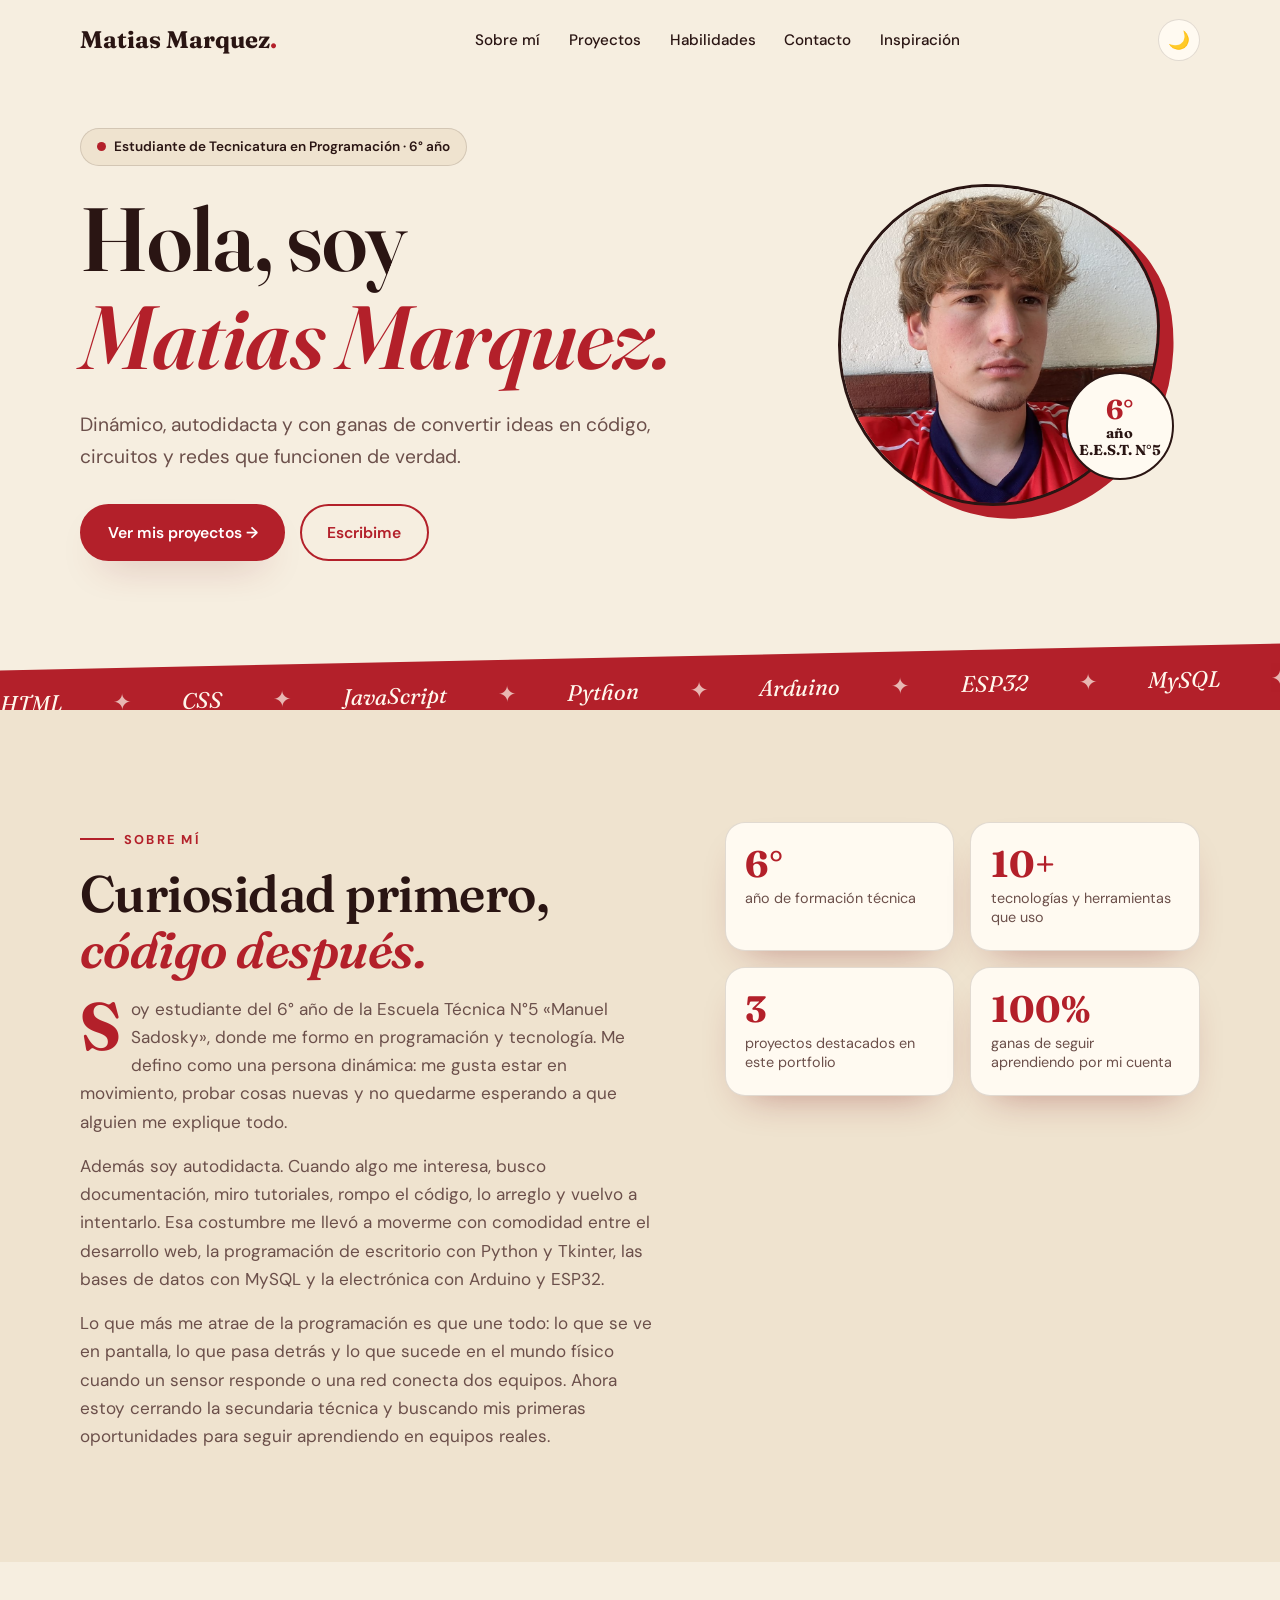
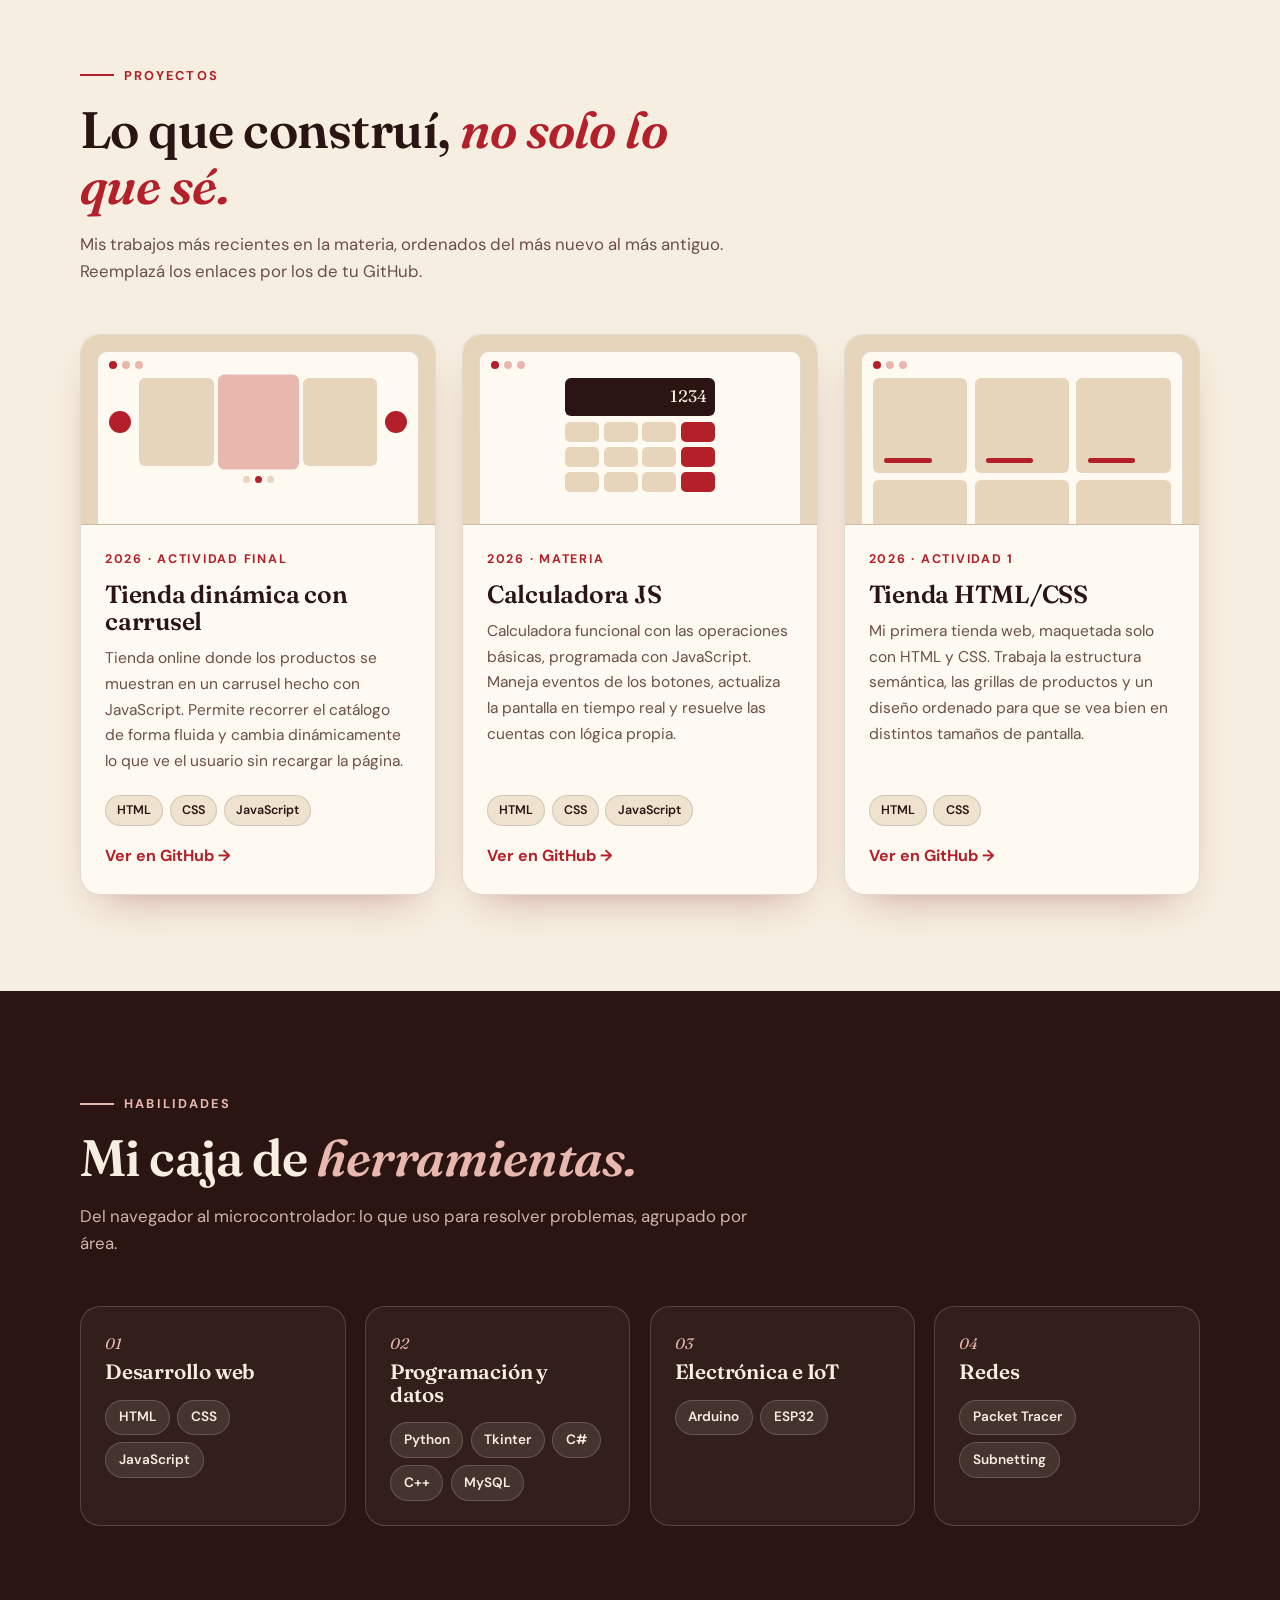
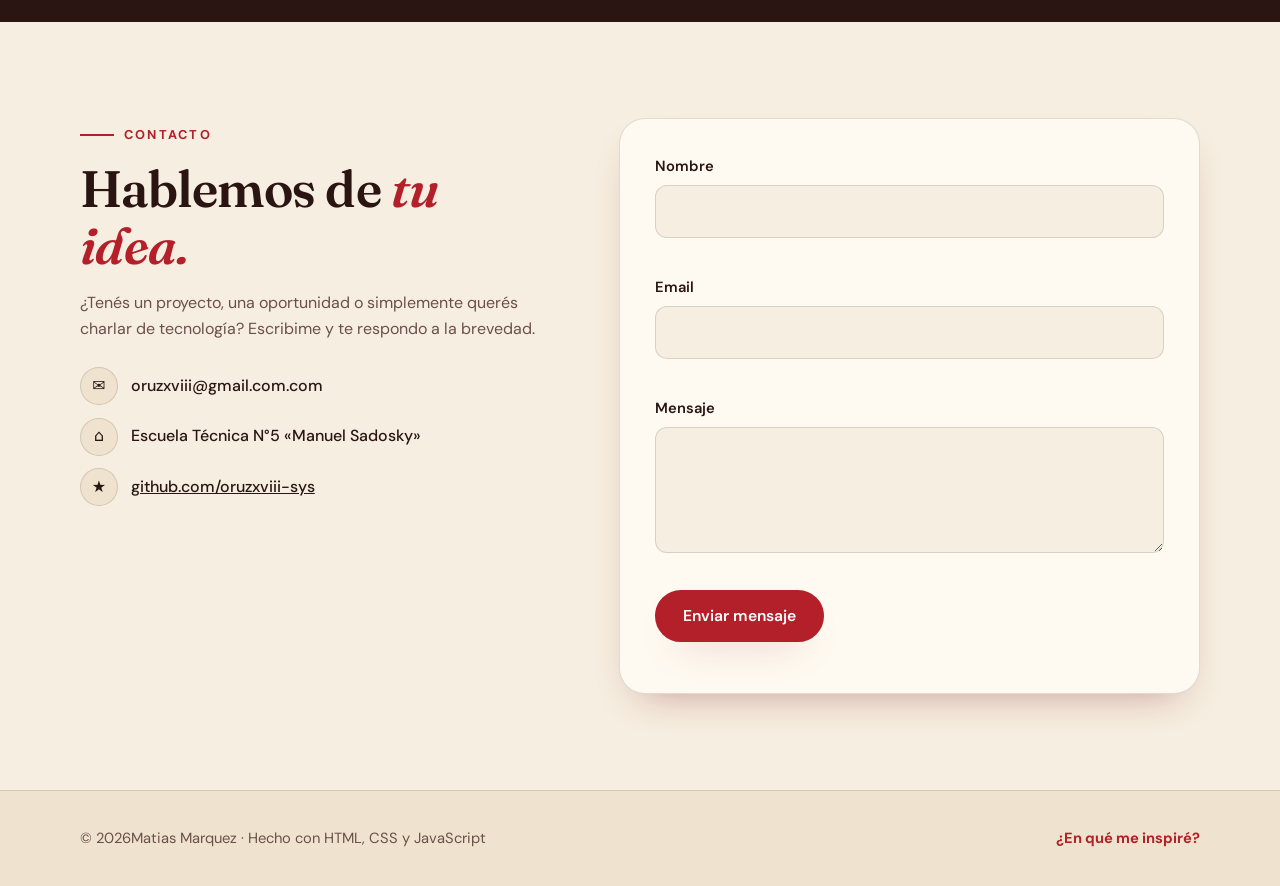
<file: portfolio2/index.html>
<!DOCTYPE html>
<html lang="es">
<head>
  <meta charset="UTF-8">
  <meta name="viewport" content="width=device-width, initial-scale=1">
  <title>Marquez matias— Portfolio | Estudiante de Tecnicatura en Programación</title>
  <meta name="description" content="Portfolio de Tu Nombre, estudiante de Tecnicatura en Programación de la Escuela Técnica N°5 Manuel Sadosky.">
  <link rel="preconnect" href="https://fonts.googleapis.com">
  <link rel="preconnect" href="https://fonts.gstatic.com" crossorigin>
  <link href="https://fonts.googleapis.com/css2?family=DM+Sans:wght@400;500;700&family=Fraunces:ital,opsz,wght@0,9..144,500;0,9..144,600;0,9..144,700;1,9..144,500&display=swap" rel="stylesheet">
  <link rel="stylesheet" href="style.css">
</head>
<body>
  <header class="navbar" id="navbar">
    <div class="contenedor nav-inner">
      <a href="#inicio" class="logo">Matias Marquez<span>.</span></a>
      <nav class="nav-links" id="menu" aria-label="Navegación principal">
        <a href="#sobre-mi">Sobre mí</a>
        <a href="#proyectos">Proyectos</a>
        <a href="#habilidades">Habilidades</a>
        <a href="#contacto">Contacto</a>
        <a href="inspiracion.html">Inspiración</a>
      </nav>
      <div class="nav-acciones">
        <button class="btn-icono" id="tema" type="button" aria-label="Cambiar entre modo claro y oscuro" title="Modo claro / oscuro">🌙</button>
        <button class="btn-icono hamburguesa" id="hamburguesa" type="button" aria-label="Abrir menú" aria-expanded="false">☰</button>
      </div>
    </div>
  </header>

  <main>
    <section id="inicio">
      <div class="contenedor hero-grid">
        <div class="hero-texto">
          <span class="hero-kicker"><i></i>Estudiante de Tecnicatura en Programación · 6° año</span>
          <h1>Hola, soy <em>Matias Marquez.</em></h1>
          <p class="frase">Dinámico, autodidacta y con ganas de convertir ideas en código, circuitos y redes que funcionen de verdad.</p>
          <div class="hero-botones">
            <a href="#proyectos" class="btn btn-primario">Ver mis proyectos →</a>
            <a href="#contacto" class="btn btn-borde">Escribime</a>
          </div>
        </div>
        <div class="avatar-wrap">
          <div class="avatar">
            <img src="imagenes/WhatsApp Image 2026-11-19 at 9.44.43 AM.jpeg" alt="">
          </div>
          <div class="sello" aria-hidden="true"><div><span>6°</span>año<br>E.E.S.T. N°5</div></div>
        </div>
      </div>
    </section>

    <!-- Cinta animada con tecnologías -->
    <div class="cinta" aria-hidden="true">
      <div class="cinta-track">
        <span>HTML</span><span>CSS</span><span>JavaScript</span><span>Python</span><span>Arduino</span><span>ESP32</span><span>MySQL</span><span>C# / C++</span><span>Packet Tracer</span>
        <span>HTML</span><span>CSS</span><span>JavaScript</span><span>Python</span><span>Arduino</span><span>ESP32</span><span>MySQL</span><span>C# / C++</span><span>Packet Tracer</span>
      </div>
    </div>

    <!-- ===== 2. SOBRE MÍ ===== -->
    <section id="sobre-mi">
      <div class="contenedor sobre-grid">
        <div class="sobre-texto reveal">
          <span class="etiqueta">Sobre mí</span>
          <h2 class="titulo-seccion">Curiosidad primero, <em>código después.</em></h2>
          <p>Soy estudiante del 6° año de la Escuela Técnica N°5 «Manuel Sadosky», donde me formo en programación y tecnología. Me defino como una persona dinámica: me gusta estar en movimiento, probar cosas nuevas y no quedarme esperando a que alguien me explique todo.</p>
          <p>Además soy autodidacta. Cuando algo me interesa, busco documentación, miro tutoriales, rompo el código, lo arreglo y vuelvo a intentarlo. Esa costumbre me llevó a moverme con comodidad entre el desarrollo web, la programación de escritorio con Python y Tkinter, las bases de datos con MySQL y la electrónica con Arduino y ESP32.</p>
          <p>Lo que más me atrae de la programación es que une todo: lo que se ve en pantalla, lo que pasa detrás y lo que sucede en el mundo físico cuando un sensor responde o una red conecta dos equipos. Ahora estoy cerrando la secundaria técnica y buscando mis primeras oportunidades para seguir aprendiendo en equipos reales.</p>
        </div>
        <div class="datos">
          <div class="dato reveal"><strong>6°</strong><span>año de formación técnica</span></div>
          <div class="dato reveal"><strong>10+</strong><span>tecnologías y herramientas que uso</span></div>
          <div class="dato reveal"><strong>3</strong><span>proyectos destacados en este portfolio</span></div>
          <div class="dato reveal"><strong>100%</strong><span>ganas de seguir aprendiendo por mi cuenta</span></div>
        </div>
      </div>
    </section>

    <!-- ===== 3. PROYECTOS (del más reciente al más antiguo) ===== -->
    <section id="proyectos">
      <div class="contenedor">
        <span class="etiqueta">Proyectos</span>
        <h2 class="titulo-seccion">Lo que construí, <em>no solo lo que sé.</em></h2>
        <p class="bajada">Mis trabajos más recientes en la materia, ordenados del más nuevo al más antiguo. Reemplazá los enlaces por los de tu GitHub.</p>

        <div class="proyectos-grid">

          <article class="proyecto-card reveal">
            <!-- Reemplazá este bloque por: <img src="img/proyecto-carrusel.png" alt="Captura tienda dinámica"> -->
            <div class="captura"><div class="ventana">
              <div class="puntos"><i></i><i></i><i></i></div>
              <div class="mini-carrusel"><span class="flecha"></span><div class="slides"><b></b><b></b><b></b></div><span class="flecha"></span></div>
              <div class="mini-puntos"><i></i><i></i><i></i></div>
            </div></div>
            <div class="proyecto-cuerpo">
              <span class="proyecto-meta">2026 · Actividad final</span>
              <h3>Tienda dinámica con carrusel</h3>
              <p>Tienda online donde los productos se muestran en un carrusel hecho con JavaScript. Permite recorrer el catálogo de forma fluida y cambia dinámicamente lo que ve el usuario sin recargar la página.</p>
              <div class="tags"><span>HTML</span><span>CSS</span><span>JavaScript</span></div>
              <a class="proyecto-link" href="https://github.com/tu-usuario/tienda-dinamica" target="_blank" rel="noopener">Ver en GitHub →</a>
            </div>
          </article>

          <article class="proyecto-card reveal">
            <!-- Reemplazá este bloque por: <img src="img/proyecto-calculadora.png" alt="Captura calculadora"> -->
            <div class="captura"><div class="ventana">
              <div class="puntos"><i></i><i></i><i></i></div>
              <div class="mini-calc"><div class="pantalla">1234</div><div class="teclas"><b></b><b></b><b></b><b></b><b></b><b></b><b></b><b></b><b></b><b></b><b></b><b></b></div></div>
            </div></div>
            <div class="proyecto-cuerpo">
              <span class="proyecto-meta">2026 · Materia</span>
              <h3>Calculadora JS</h3>
              <p>Calculadora funcional con las operaciones básicas, programada con JavaScript. Maneja eventos de los botones, actualiza la pantalla en tiempo real y resuelve las cuentas con lógica propia.</p>
              <div class="tags"><span>HTML</span><span>CSS</span><span>JavaScript</span></div>
              <a class="proyecto-link" href="https://github.com/tu-usuario/calculadora-js" target="_blank" rel="noopener">Ver en GitHub →</a>
            </div>
          </article>

          <article class="proyecto-card reveal">
            <!-- Reemplazá este bloque por: <img src="img/proyecto-tienda.png" alt="Captura tienda"> -->
            <div class="captura"><div class="ventana">
              <div class="puntos"><i></i><i></i><i></i></div>
              <div class="mini-tienda"><b></b><b></b><b></b><b></b><b></b><b></b></div>
            </div></div>
            <div class="proyecto-cuerpo">
              <span class="proyecto-meta">2026 · Actividad 1</span>
              <h3>Tienda HTML/CSS</h3>
              <p>Mi primera tienda web, maquetada solo con HTML y CSS. Trabaja la estructura semántica, las grillas de productos y un diseño ordenado para que se vea bien en distintos tamaños de pantalla.</p>
              <div class="tags"><span>HTML</span><span>CSS</span></div>
              <a class="proyecto-link" href="https://github.com/tu-usuario/tienda-html-css" target="_blank" rel="noopener">Ver en GitHub →</a>
            </div>
          </article>

        </div>
      </div>
    </section>

    <!-- ===== 4. HABILIDADES / TECNOLOGÍAS ===== -->
    <section id="habilidades">
      <div class="contenedor">
        <span class="etiqueta">Habilidades</span>
        <h2 class="titulo-seccion">Mi caja de <em>herramientas.</em></h2>
        <p class="bajada">Del navegador al microcontrolador: lo que uso para resolver problemas, agrupado por área.</p>

        <div class="skills-grid">
          <div class="skill-grupo reveal">
            <span class="num">01</span><h3>Desarrollo web</h3>
            <ul class="skill-lista"><li>HTML</li><li>CSS</li><li>JavaScript</li></ul>
          </div>
          <div class="skill-grupo reveal">
            <span class="num">02</span><h3>Programación y datos</h3>
            <ul class="skill-lista"><li>Python</li><li>Tkinter</li><li>C#</li><li>C++</li><li>MySQL</li></ul>
          </div>
          <div class="skill-grupo reveal">
            <span class="num">03</span><h3>Electrónica e IoT</h3>
            <ul class="skill-lista"><li>Arduino</li><li>ESP32</li></ul>
          </div>
          <div class="skill-grupo reveal">
            <span class="num">04</span><h3>Redes</h3>
            <ul class="skill-lista"><li>Packet Tracer</li><li>Subnetting</li></ul>
          </div>
        </div>
      </div>
    </section>

    <!-- ===== 5. CONTACTO (Formspree) ===== -->
    <section id="contacto">
      <div class="contenedor contacto-grid">
        <div class="contacto-info reveal">
          <span class="etiqueta">Contacto</span>
          <h2 class="titulo-seccion">Hablemos de <em>tu idea.</em></h2>
          <p>¿Tenés un proyecto, una oportunidad o simplemente querés charlar de tecnología? Escribime y te respondo a la brevedad.</p>
          <ul class="contacto-lista">
            <li><span class="ic">✉</span> oruzxviii@gmail.com.com</li>
            <li><span class="ic">⌂</span> Escuela Técnica N°5 «Manuel Sadosky»</li>
            <li><span class="ic">★</span> <a href="https://github.com/oruzxviii-sys" target="_blank" rel="noopener">github.com/oruzxviii-sys</a></li>
          </ul>
        </div>

        <!-- Reemplazá TU_ID_AQUI con el ID de tu formulario en formspree.io -->
        <form class="formulario reveal" id="formulario" action="https://formspree.io/f/TU_ID_AQUI" method="POST" novalidate>
          <label>Nombre
            <input type="text" name="nombre" id="nombre" autocomplete="name" required>
            <small class="error" id="error-nombre"></small>
          </label>
          <label>Email
            <input type="email" name="email" id="email" autocomplete="email" required>
            <small class="error" id="error-email"></small>
          </label>
          <label>Mensaje
            <textarea name="mensaje" id="mensaje" rows="4" required></textarea>
            <small class="error" id="error-mensaje"></small>
          </label>
          <button type="submit" class="btn btn-primario">Enviar mensaje</button>
          <p class="estado" id="estado" role="status" aria-live="polite"></p>
        </form>
      </div>
    </section>

  </main>

  <footer>
    <div class="contenedor footer-inner">
      <span>© <span id="anio">2026</span>Matias Marquez · Hecho con HTML, CSS y JavaScript</span>
      <a href="inspiracion.html">¿En qué me inspiré?</a>
    </div>
  </footer>

  <script src="script.js"></script>
</body>
</html>
</file>
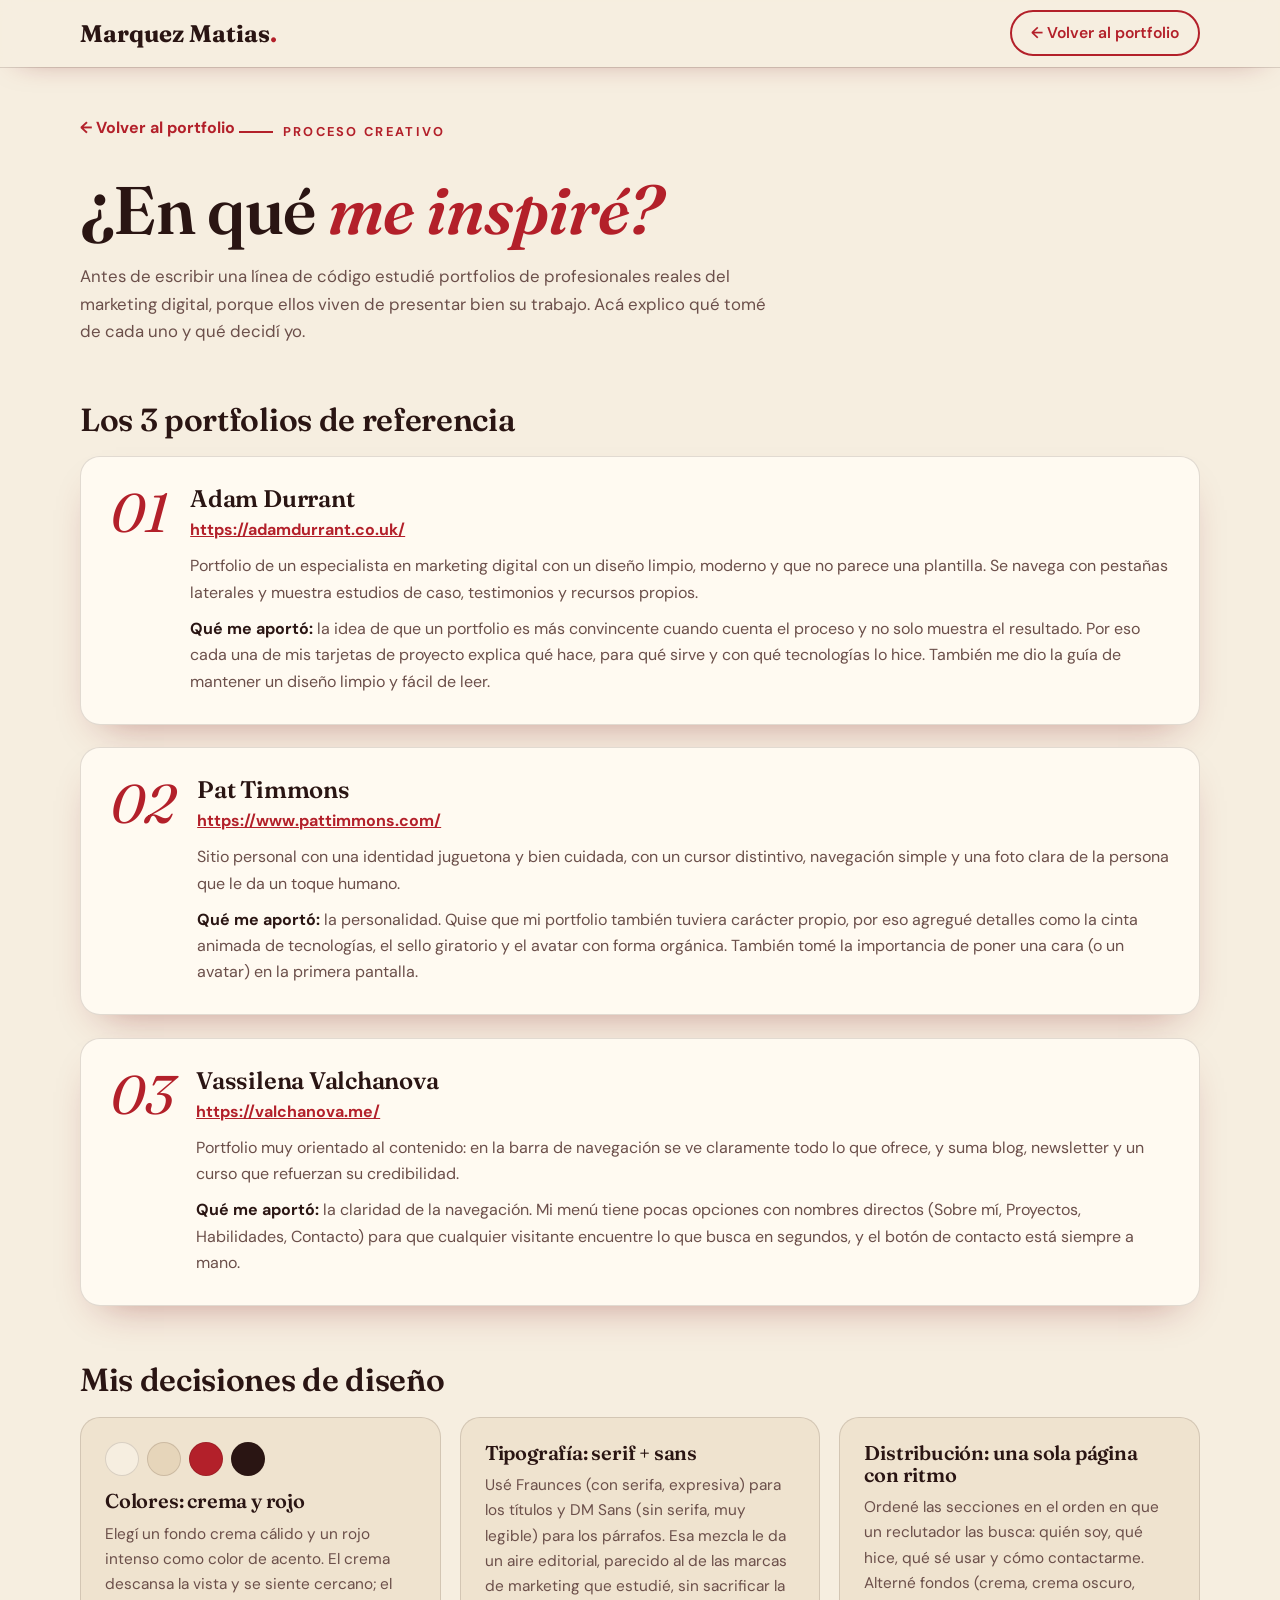
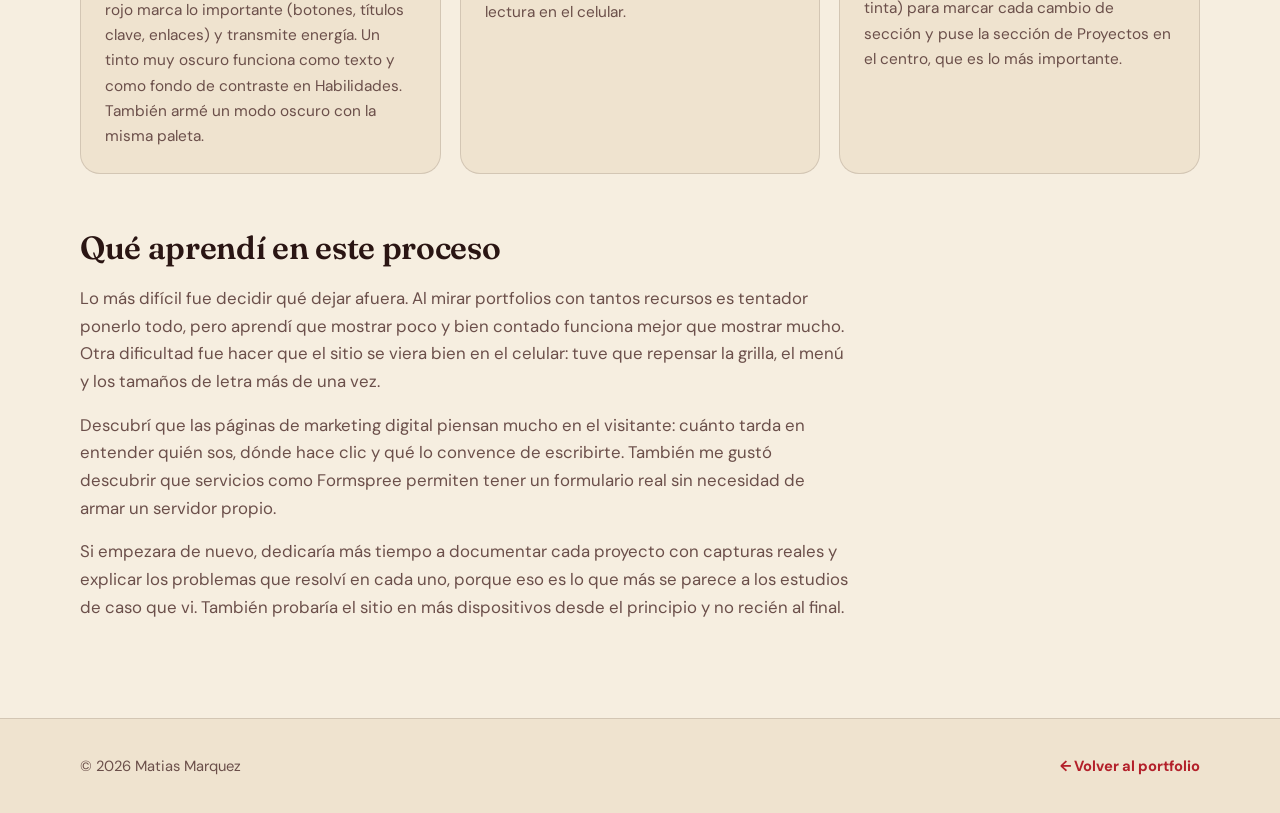
<file: portfolio2/inspiracion.html>
<!DOCTYPE html>
<html lang="es">
<head>
  <meta charset="UTF-8">
  <meta name="viewport" content="width=device-width, initial-scale=1">
  <title>¿En qué me inspiré? — Matias Marquez</title>
  <link rel="preconnect" href="https://fonts.googleapis.com">
  <link rel="preconnect" href="https://fonts.gstatic.com" crossorigin>
  <link href="https://fonts.googleapis.com/css2?family=DM+Sans:wght@400;500;700&family=Fraunces:ital,opsz,wght@0,9..144,500;0,9..144,600;0,9..144,700;1,9..144,500&display=swap" rel="stylesheet">
  <link rel="stylesheet" href="style.css">
  <script>
    /* Mantiene el modo elegido en el portfolio principal */
    try { if (localStorage.getItem("tema") === "oscuro") document.addEventListener("DOMContentLoaded", function () { document.body.classList.add("oscuro"); }); } catch (e) {}
  </script>
</head>
<body>

  <header class="navbar scrolled">
    <div class="contenedor nav-inner">
      <a href="index.html" class="logo">Marquez Matias<span>.</span></a>
      <a href="index.html" class="btn btn-borde" style="padding:.5rem 1.2rem">← Volver al portfolio</a>
    </div>
  </header>

  <main class="pagina-simple">
    <div class="contenedor">
      <a href="index.html" class="volver">← Volver al portfolio</a>
      <span class="etiqueta">Proceso creativo</span>
      <h1>¿En qué <em>me inspiré?</em></h1>
      <p class="bajada">Antes de escribir una línea de código estudié portfolios de profesionales reales del marketing digital, porque ellos viven de presentar bien su trabajo. Acá explico qué tomé de cada uno y qué decidí yo.</p>

      <!-- ===== 1. Los 3 portfolios de referencia ===== -->
      <h2>Los 3 portfolios de referencia</h2>
      <div class="refs">

        <article class="ref">
          <div class="n">01</div>
          <div>
            <h3>Adam Durrant</h3>
            <a class="url" href="https://adamdurrant.co.uk/" target="_blank" rel="noopener">https://adamdurrant.co.uk/</a>
            <p>Portfolio de un especialista en marketing digital con un diseño limpio, moderno y que no parece una plantilla. Se navega con pestañas laterales y muestra estudios de caso, testimonios y recursos propios.</p>
            <p><strong>Qué me aportó:</strong> la idea de que un portfolio es más convincente cuando cuenta el proceso y no solo muestra el resultado. Por eso cada una de mis tarjetas de proyecto explica qué hace, para qué sirve y con qué tecnologías lo hice. También me dio la guía de mantener un diseño limpio y fácil de leer.</p>
          </div>
        </article>

        <article class="ref">
          <div class="n">02</div>
          <div>
            <h3>Pat Timmons</h3>
            <a class="url" href="https://www.pattimmons.com/" target="_blank" rel="noopener">https://www.pattimmons.com/</a>
            <p>Sitio personal con una identidad juguetona y bien cuidada, con un cursor distintivo, navegación simple y una foto clara de la persona que le da un toque humano.</p>
            <p><strong>Qué me aportó:</strong> la personalidad. Quise que mi portfolio también tuviera carácter propio, por eso agregué detalles como la cinta animada de tecnologías, el sello giratorio y el avatar con forma orgánica. También tomé la importancia de poner una cara (o un avatar) en la primera pantalla.</p>
          </div>
        </article>

        <article class="ref">
          <div class="n">03</div>
          <div>
            <h3>Vassilena Valchanova</h3>
            <a class="url" href="https://valchanova.me/" target="_blank" rel="noopener">https://valchanova.me/</a>
            <p>Portfolio muy orientado al contenido: en la barra de navegación se ve claramente todo lo que ofrece, y suma blog, newsletter y un curso que refuerzan su credibilidad.</p>
            <p><strong>Qué me aportó:</strong> la claridad de la navegación. Mi menú tiene pocas opciones con nombres directos (Sobre mí, Proyectos, Habilidades, Contacto) para que cualquier visitante encuentre lo que busca en segundos, y el botón de contacto está siempre a mano.</p>
          </div>
        </article>

      </div>

      <!-- ===== 2. Mis decisiones de diseño ===== -->
      <h2>Mis decisiones de diseño</h2>
      <div class="decisiones">

        <div class="decision">
          <div class="muestras" aria-hidden="true">
            <i style="background:#f6eee0"></i><i style="background:#e6d5ba"></i><i style="background:#b3202a"></i><i style="background:#2a1513"></i>
          </div>
          <h3>Colores: crema y rojo</h3>
          <p>Elegí un fondo crema cálido y un rojo intenso como color de acento. El crema descansa la vista y se siente cercano; el rojo marca lo importante (botones, títulos clave, enlaces) y transmite energía. Un tinto muy oscuro funciona como texto y como fondo de contraste en Habilidades. También armé un modo oscuro con la misma paleta.</p>
        </div>

        <div class="decision">
          <h3>Tipografía: serif + sans</h3>
          <p>Usé Fraunces (con serifa, expresiva) para los títulos y DM Sans (sin serifa, muy legible) para los párrafos. Esa mezcla le da un aire editorial, parecido al de las marcas de marketing que estudié, sin sacrificar la lectura en el celular.</p>
        </div>

        <div class="decision">
          <h3>Distribución: una sola página con ritmo</h3>
          <p>Ordené las secciones en el orden en que un reclutador las busca: quién soy, qué hice, qué sé usar y cómo contactarme. Alterné fondos (crema, crema oscuro, tinta) para marcar cada cambio de sección y puse la sección de Proyectos en el centro, que es lo más importante.</p>
        </div>

      </div>

      <!-- ===== 3. Qué aprendí ===== -->
      <h2>Qué aprendí en este proceso</h2>
      <div class="reflexion">
        <p>Lo más difícil fue decidir qué dejar afuera. Al mirar portfolios con tantos recursos es tentador ponerlo todo, pero aprendí que mostrar poco y bien contado funciona mejor que mostrar mucho. Otra dificultad fue hacer que el sitio se viera bien en el celular: tuve que repensar la grilla, el menú y los tamaños de letra más de una vez.</p>
        <p>Descubrí que las páginas de marketing digital piensan mucho en el visitante: cuánto tarda en entender quién sos, dónde hace clic y qué lo convence de escribirte. También me gustó descubrir que servicios como Formspree permiten tener un formulario real sin necesidad de armar un servidor propio.</p>
        <p>Si empezara de nuevo, dedicaría más tiempo a documentar cada proyecto con capturas reales y explicar los problemas que resolví en cada uno, porque eso es lo que más se parece a los estudios de caso que vi. También probaría el sitio en más dispositivos desde el principio y no recién al final.</p>
      </div>
    </div>
  </main>

  <footer>
    <div class="contenedor footer-inner">
      <span>© 2026 Matias Marquez</span>
      <a href="index.html">← Volver al portfolio</a>
    </div>
  </footer>

</body>
</html>
</file>
<file: portfolio2/style.css>
/* =========================================================
   Portfolio — paleta crema + rojo
   ========================================================= */
:root {
  --crema: #f6eee0;
  --crema-2: #efe3cf;
  --crema-3: #e6d5ba;
  --papel: #fffaf1;
  --rojo: #b3202a;
  --rojo-oscuro: #7f1219;
  --rojo-suave: #e8b7ae;
  --tinta: #2a1513;
  --tinta-suave: #6b4f4a;
  --linea: rgba(42, 21, 19, .14);
  --sombra: 0 18px 40px -22px rgba(127, 18, 25, .45);
  --radio: 20px;
  --serif: "Fraunces", Georgia, "Times New Roman", serif;
  --sans: "DM Sans", system-ui, -apple-system, "Segoe UI", Roboto, sans-serif;
}

/* Modo oscuro (classList.toggle("oscuro")) */
body.oscuro {
  --crema: #1c0f0f;
  --crema-2: #261413;
  --crema-3: #341b1a;
  --papel: #2b1716;
  --rojo: #ee5a58;
  --rojo-oscuro: #ff8c87;
  --rojo-suave: #5a2220;
  --tinta: #f6eee0;
  --tinta-suave: #cdb5ac;
  --linea: rgba(246, 238, 224, .16);
  --sombra: 0 18px 40px -22px rgba(0, 0, 0, .8);
}

/* Scroll suave */
html { scroll-behavior: smooth; scroll-padding-top: 84px; }

*, *::before, *::after { box-sizing: border-box; }
body {
  margin: 0;
  font-family: var(--sans);
  color: var(--tinta);
  background: var(--crema);
  line-height: 1.65;
  -webkit-font-smoothing: antialiased;
  transition: background .35s, color .35s;
}
img, svg { max-width: 100%; display: block; }
a { color: inherit; }
h1, h2, h3 { font-family: var(--serif); line-height: 1.1; margin: 0; font-weight: 600; letter-spacing: -.01em; }
p { margin: 0 0 1rem; }
.contenedor { width: min(1120px, 92%); margin-inline: auto; }

/* ---------- Navbar ---------- */
.navbar {
  position: sticky; top: 0; z-index: 50;
  background: transparent;
  transition: background .3s, box-shadow .3s, padding .3s, backdrop-filter .3s;
  padding: 1.2rem 0;
}
.navbar.scrolled {
  background: color-mix(in srgb, var(--crema) 88%, transparent);
  backdrop-filter: blur(10px);
  box-shadow: 0 1px 0 var(--linea), 0 10px 30px -20px rgba(127, 18, 25, .5);
  padding: .65rem 0;
}
.nav-inner { display: flex; align-items: center; justify-content: space-between; gap: 1rem; }
.logo { font-family: var(--serif); font-size: 1.5rem; font-weight: 700; text-decoration: none; color: var(--tinta); }
.logo span { color: var(--rojo); }
.nav-links { display: flex; align-items: center; gap: 1.8rem; }
.nav-links a { text-decoration: none; font-size: .95rem; font-weight: 500; position: relative; padding: .2rem 0; }
.nav-links a::after {
  content: ""; position: absolute; left: 0; bottom: -2px; height: 2px; width: 0;
  background: var(--rojo); transition: width .25s;
}
.nav-links a:hover::after { width: 100%; }
.nav-acciones { display: flex; align-items: center; gap: .6rem; }
.btn-icono {
  width: 42px; height: 42px; border-radius: 50%;
  border: 1.5px solid var(--linea); background: var(--papel); color: var(--tinta);
  cursor: pointer; font-size: 1.1rem; display: grid; place-items: center;
  transition: transform .2s, border-color .2s;
}
.btn-icono:hover { transform: rotate(18deg); border-color: var(--rojo); }
.hamburguesa { display: none; }

/* ---------- Botones ---------- */
.btn {
  display: inline-flex; align-items: center; gap: .5rem;
  padding: .85rem 1.6rem; border-radius: 999px; font-weight: 600; font-size: .98rem;
  text-decoration: none; border: 2px solid var(--rojo); cursor: pointer; font-family: var(--sans);
  transition: transform .2s, background .2s, color .2s, box-shadow .2s;
}
.btn-primario { background: var(--rojo); color: #fff; box-shadow: var(--sombra); }
.btn-primario:hover { transform: translateY(-3px); background: var(--rojo-oscuro); border-color: var(--rojo-oscuro); }
.btn-borde { background: transparent; color: var(--rojo); }
.btn-borde:hover { background: var(--rojo); color: #fff; transform: translateY(-3px); }
body.oscuro .btn-primario { color: #1c0f0f; }
body.oscuro .btn-borde:hover { color: #1c0f0f; }

/* ---------- Secciones ---------- */
section { padding: 6rem 0; position: relative; }
.etiqueta {
  display: inline-flex; align-items: center; gap: .6rem;
  font-size: .8rem; font-weight: 700; letter-spacing: .18em; text-transform: uppercase; color: var(--rojo);
  margin-bottom: 1rem;
}
.etiqueta::before { content: ""; width: 34px; height: 2px; background: var(--rojo); }
.titulo-seccion { font-size: clamp(2rem, 4.5vw, 3.2rem); margin-bottom: 1rem; max-width: 18ch; }
.titulo-seccion em { color: var(--rojo); font-style: italic; }
.bajada { color: var(--tinta-suave); max-width: 58ch; font-size: 1.05rem; }

/* ---------- Hero ---------- */
#inicio { padding: 3rem 0 5rem; overflow: hidden; }
.hero-grid { display: grid; grid-template-columns: 1.25fr .75fr; gap: 3rem; align-items: center; }
.hero-kicker {
  display: inline-block; padding: .4rem 1rem; border-radius: 999px;
  background: var(--crema-2); border: 1px solid var(--linea);
  font-size: .85rem; font-weight: 600; margin-bottom: 1.5rem;
}
.hero-kicker i { display: inline-block; width: 9px; height: 9px; background: var(--rojo); border-radius: 50%; margin-right: .5rem; animation: pulso 1.8s infinite; }
@keyframes pulso { 0% { box-shadow: 0 0 0 0 rgba(179, 32, 42, .55); } 100% { box-shadow: 0 0 0 12px rgba(179, 32, 42, 0); } }
#inicio h1 { font-size: clamp(2.8rem, 7.5vw, 5.6rem); margin-bottom: 1.4rem; }
#inicio h1 em { color: var(--rojo); font-style: italic; display: block; }
.frase { font-size: 1.2rem; max-width: 46ch; color: var(--tinta-suave); margin-bottom: 2rem; }
.hero-botones { display: flex; flex-wrap: wrap; gap: .9rem; }

.avatar-wrap { position: relative; justify-self: center; width: min(360px, 80%); aspect-ratio: 1; }
.avatar-wrap::before {
  content: ""; position: absolute; inset: 0; border-radius: 46% 54% 52% 48% / 50% 44% 56% 50%;
  background: var(--rojo); transform: rotate(-8deg) translate(14px, 14px);
}
.avatar {
  position: relative; width: 100%; height: 100%;
  border-radius: 46% 54% 52% 48% / 50% 44% 56% 50%; overflow: hidden;
  background: var(--crema-3); border: 3px solid var(--tinta);
}
.avatar svg, .avatar img { width: 100%; height: 100%; object-fit: cover; }
.sello {
  position: absolute; right: -14px; bottom: 8%; width: 108px; height: 108px; border-radius: 50%;
  background: var(--papel); border: 2px solid var(--tinta);
  display: grid; place-items: center; text-align: center;
  font-family: var(--serif); font-weight: 700; font-size: .9rem; line-height: 1.15;
  animation: giro 14s linear infinite;
}
.sello span { display: block; font-size: 1.7rem; color: var(--rojo); }
@keyframes giro { to { transform: rotate(360deg); } }

/* ---------- Marquee ---------- */
.cinta { background: var(--rojo); color: #fff7ec; overflow: hidden; padding: 1rem 0; transform: rotate(-1.2deg); margin: 1rem -2% 0; }
body.oscuro .cinta { color: #1c0f0f; }
.cinta-track { display: flex; width: max-content; animation: marquee 28s linear infinite; }
.cinta-track span { font-family: var(--serif); font-size: 1.4rem; font-style: italic; padding: 0 1.6rem; white-space: nowrap; }
.cinta-track span::after { content: "✦"; margin-left: 3.2rem; font-style: normal; opacity: .7; }
@keyframes marquee { to { transform: translateX(-50%); } }

/* ---------- Sobre mí ---------- */
#sobre-mi { background: var(--crema-2); margin-top: -1rem; padding-top: 7rem; }
.sobre-grid { display: grid; grid-template-columns: 1.1fr .9fr; gap: 4rem; align-items: start; }
.sobre-texto p { font-size: 1.07rem; color: var(--tinta-suave); }
.sobre-texto p:first-of-type::first-letter {
  font-family: var(--serif); float: left; font-size: 4.2rem; line-height: .8; padding: .3rem .6rem 0 0; color: var(--rojo); font-weight: 700;
}
.datos { display: grid; grid-template-columns: 1fr 1fr; gap: 1rem; }
.dato {
  background: var(--papel); border: 1px solid var(--linea); border-radius: var(--radio);
  padding: 1.4rem 1.2rem; box-shadow: var(--sombra);
}
.dato:nth-child(2), .dato:nth-child(3) { transform: translateY(18px); }
.dato strong { display: block; font-family: var(--serif); font-size: 2.3rem; color: var(--rojo); line-height: 1; margin-bottom: .4rem; }
.dato span { font-size: .9rem; color: var(--tinta-suave); line-height: 1.35; display: block; }

/* ---------- Proyectos ---------- */
.proyectos-grid { display: grid; grid-template-columns: repeat(3, 1fr); gap: 1.6rem; margin-top: 3rem; }
.proyecto-card {
  background: var(--papel); border: 1px solid var(--linea); border-radius: var(--radio);
  overflow: hidden; display: flex; flex-direction: column;
  box-shadow: var(--sombra); transition: transform .3s, border-color .3s;
}
.proyecto-card:hover { transform: translateY(-8px); border-color: var(--rojo); }
.proyecto-cuerpo { padding: 1.5rem; display: flex; flex-direction: column; gap: .7rem; flex: 1; }
.proyecto-meta { font-size: .78rem; font-weight: 700; letter-spacing: .14em; text-transform: uppercase; color: var(--rojo); }
.proyecto-card h3 { font-size: 1.55rem; }
.proyecto-card p { color: var(--tinta-suave); font-size: .97rem; margin: 0; }
.tags { display: flex; flex-wrap: wrap; gap: .4rem; margin-top: auto; padding-top: .6rem; }
.tags span {
  font-size: .78rem; font-weight: 600; padding: .25rem .7rem; border-radius: 999px;
  background: var(--crema-2); border: 1px solid var(--linea);
}
.proyecto-link { font-weight: 700; color: var(--rojo); text-decoration: none; margin-top: .4rem; display: inline-block; }
.proyecto-link:hover { text-decoration: underline; text-underline-offset: 4px; }

/* Captura simulada (reemplazable por <img>) */
.captura { background: var(--crema-3); padding: 1rem 1rem 0; border-bottom: 1px solid var(--linea); height: 190px; overflow: hidden; }
.captura > img { width: 100%; height: 100%; object-fit: cover; object-position: top; border-radius: 10px 10px 0 0; }
.ventana { background: var(--papel); border-radius: 10px 10px 0 0; height: 100%; border: 1px solid var(--linea); border-bottom: 0; padding: .55rem .7rem; }
.ventana .puntos { display: flex; gap: 5px; margin-bottom: .6rem; }
.ventana .puntos i { width: 8px; height: 8px; border-radius: 50%; background: var(--rojo-suave); }
.ventana .puntos i:first-child { background: var(--rojo); }
.mini-tienda { display: grid; grid-template-columns: repeat(3, 1fr); gap: .45rem; }
.mini-tienda b { display: block; aspect-ratio: 1; border-radius: 6px; background: var(--crema-3); position: relative; }
.mini-tienda b::after { content: ""; position: absolute; left: 12%; right: 38%; bottom: 10%; height: 5px; border-radius: 3px; background: var(--rojo); }
.mini-calc { max-width: 150px; margin: 0 auto; }
.mini-calc .pantalla { background: var(--tinta); color: var(--crema); border-radius: 6px; text-align: right; padding: .3rem .5rem; font-family: var(--serif); font-size: 1.05rem; margin-bottom: .4rem; }
.mini-calc .teclas { display: grid; grid-template-columns: repeat(4, 1fr); gap: .3rem; }
.mini-calc .teclas b { height: 20px; border-radius: 5px; background: var(--crema-3); }
.mini-calc .teclas b:nth-child(4n) { background: var(--rojo); }
.mini-carrusel { display: flex; align-items: center; gap: .5rem; }
.mini-carrusel .flecha { width: 22px; height: 22px; border-radius: 50%; background: var(--rojo); flex: none; }
.mini-carrusel .slides { display: flex; gap: .45rem; flex: 1; }
.mini-carrusel .slides b { flex: 1; aspect-ratio: .85; background: var(--crema-3); border-radius: 6px; }
.mini-carrusel .slides b:nth-child(2) { background: var(--rojo-suave); transform: scale(1.08); }
.mini-puntos { display: flex; justify-content: center; gap: 5px; margin-top: .6rem; }
.mini-puntos i { width: 7px; height: 7px; border-radius: 50%; background: var(--crema-3); }
.mini-puntos i:nth-child(2) { background: var(--rojo); }

/* ---------- Habilidades ---------- */
#habilidades { background: var(--tinta); color: var(--crema); }
body.oscuro #habilidades { background: #120909; }
#habilidades .titulo-seccion em, #habilidades .etiqueta { color: var(--rojo-suave); }
#habilidades .etiqueta::before { background: var(--rojo-suave); }
#habilidades .bajada { color: #cdb5ac; }
.skills-grid { display: grid; grid-template-columns: repeat(4, 1fr); gap: 1.2rem; margin-top: 3rem; }
.skill-grupo { border: 1px solid rgba(246, 238, 224, .18); border-radius: var(--radio); padding: 1.5rem; background: rgba(246, 238, 224, .04); transition: border-color .3s, transform .3s; }
.skill-grupo:hover { border-color: var(--rojo-suave); transform: translateY(-5px); }
.skill-grupo .num { font-family: var(--serif); font-style: italic; color: var(--rojo-suave); font-size: .95rem; }
.skill-grupo h3 { font-size: 1.3rem; margin: .2rem 0 1rem; }
.skill-lista { list-style: none; padding: 0; margin: 0; display: flex; flex-wrap: wrap; gap: .45rem; }
.skill-lista li { font-size: .85rem; font-weight: 600; padding: .35rem .8rem; border-radius: 999px; background: rgba(246, 238, 224, .1); border: 1px solid rgba(246, 238, 224, .18); transition: background .2s, color .2s; }
.skill-lista li:hover { background: var(--rojo); color: #fff; border-color: var(--rojo); }

/* ---------- Contacto ---------- */
.contacto-grid { display: grid; grid-template-columns: .9fr 1.1fr; gap: 4rem; align-items: start; }
.contacto-info p { color: var(--tinta-suave); }
.contacto-lista { list-style: none; padding: 0; margin: 1.5rem 0 0; display: grid; gap: .8rem; }
.contacto-lista li { display: flex; gap: .8rem; align-items: center; font-weight: 500; }
.contacto-lista li span.ic { width: 38px; height: 38px; display: grid; place-items: center; border-radius: 50%; background: var(--crema-2); border: 1px solid var(--linea); }
.formulario { background: var(--papel); border: 1px solid var(--linea); border-radius: 26px; padding: 2.2rem; box-shadow: var(--sombra); }
.formulario label { display: block; font-weight: 600; font-size: .92rem; margin-bottom: 1.1rem; }
.formulario input, .formulario textarea {
  display: block; width: 100%; margin-top: .4rem; padding: .85rem 1rem; font: inherit; color: var(--tinta);
  background: var(--crema); border: 1.5px solid var(--linea); border-radius: 12px; transition: border-color .2s, box-shadow .2s;
}
.formulario input:focus, .formulario textarea:focus { outline: none; border-color: var(--rojo); box-shadow: 0 0 0 4px rgba(179, 32, 42, .15); }
.formulario .invalido { border-color: var(--rojo); }
.error { display: block; min-height: 1.1em; margin-top: .3rem; font-size: .82rem; font-weight: 500; color: var(--rojo); }
.estado { margin-top: 1rem; font-weight: 600; font-size: .95rem; }
.estado.ok { color: #1f7a45; }
.estado.mal { color: var(--rojo); }
body.oscuro .estado.ok { color: #7fd6a2; }

/* ---------- Footer ---------- */
footer { border-top: 1px solid var(--linea); padding: 2.2rem 0; background: var(--crema-2); }
.footer-inner { display: flex; flex-wrap: wrap; justify-content: space-between; align-items: center; gap: 1rem; font-size: .92rem; color: var(--tinta-suave); }
.footer-inner a { color: var(--rojo); font-weight: 700; text-decoration: none; }
.footer-inner a:hover { text-decoration: underline; text-underline-offset: 4px; }

/* ---------- Animación al hacer scroll (IntersectionObserver) ---------- */
.reveal { opacity: 0; transform: translateY(34px); transition: opacity .7s ease, transform .7s ease; }
.reveal.visible { opacity: 1; transform: none; }
.reveal:nth-child(2) { transition-delay: .12s; }
.reveal:nth-child(3) { transition-delay: .24s; }
.reveal:nth-child(4) { transition-delay: .36s; }

/* ---------- Página de inspiración ---------- */
.pagina-simple { padding: 3rem 0 5rem; }
.pagina-simple h1 { font-size: clamp(2.4rem, 6vw, 4.2rem); margin-bottom: 1rem; }
.pagina-simple h1 em { color: var(--rojo); }
.pagina-simple h2 { font-size: 2rem; margin: 3.5rem 0 1.2rem; }
.refs { display: grid; gap: 1.4rem; }
.ref {
  background: var(--papel); border: 1px solid var(--linea); border-radius: var(--radio);
  padding: 1.8rem; box-shadow: var(--sombra); display: grid; grid-template-columns: auto 1fr; gap: 1.4rem;
}
.ref .n { font-family: var(--serif); font-size: 3.4rem; font-style: italic; color: var(--rojo); line-height: 1; }
.ref h3 { font-size: 1.5rem; margin-bottom: .3rem; }
.ref .url { word-break: break-all; font-weight: 700; color: var(--rojo); }
.ref p { color: var(--tinta-suave); margin: .6rem 0 0; }
.ref p strong { color: var(--tinta); }
.decisiones { display: grid; grid-template-columns: repeat(3, 1fr); gap: 1.2rem; }
.decision { background: var(--crema-2); border-radius: var(--radio); padding: 1.5rem; border: 1px solid var(--linea); }
.decision h3 { font-size: 1.25rem; margin-bottom: .6rem; }
.decision p { color: var(--tinta-suave); font-size: .96rem; margin: 0; }
.muestras { display: flex; gap: .5rem; margin-bottom: .9rem; }
.muestras i { width: 34px; height: 34px; border-radius: 50%; border: 1px solid var(--linea); }
.reflexion { max-width: 70ch; }
.reflexion p { color: var(--tinta-suave); font-size: 1.05rem; }
.volver { display: inline-block; margin-bottom: 2rem; font-weight: 700; color: var(--rojo); text-decoration: none; }
.volver:hover { text-decoration: underline; text-underline-offset: 4px; }

/* ---------- Responsive ---------- */
@media (max-width: 960px) {
  .proyectos-grid, .decisiones { grid-template-columns: 1fr 1fr; }
  .skills-grid { grid-template-columns: 1fr 1fr; }
  .sobre-grid, .contacto-grid { grid-template-columns: 1fr; gap: 2.5rem; }
}
@media (max-width: 760px) {
  section { padding: 4.5rem 0; }
  .hamburguesa { display: grid; }
  .nav-links {
    position: absolute; top: 100%; left: 0; right: 0; flex-direction: column; align-items: flex-start; gap: 0;
    background: var(--crema); border-bottom: 1px solid var(--linea); padding: .5rem 4% 1.2rem;
    max-height: 0; overflow: hidden; opacity: 0; pointer-events: none; transition: max-height .3s, opacity .3s;
  }
  .nav-links.abierto { max-height: 420px; opacity: 1; pointer-events: auto; padding-top: 1rem; }
  .nav-links a { padding: .8rem 0; font-size: 1.1rem; width: 100%; }
  .hero-grid { grid-template-columns: 1fr; text-align: left; }
  .avatar-wrap { order: -1; width: min(260px, 70%); justify-self: start; margin-bottom: 1rem; }
  .sello { width: 88px; height: 88px; font-size: .75rem; right: -6px; }
  .proyectos-grid, .decisiones, .skills-grid { grid-template-columns: 1fr; }
  .dato:nth-child(2), .dato:nth-child(3) { transform: none; }
  .formulario { padding: 1.5rem; }
  .ref { grid-template-columns: 1fr; gap: .4rem; }
}

@media (prefers-reduced-motion: reduce) {
  html { scroll-behavior: auto; }
  *, *::before, *::after { animation: none !important; transition: none !important; }
  .reveal { opacity: 1; transform: none; }
}
</file>
